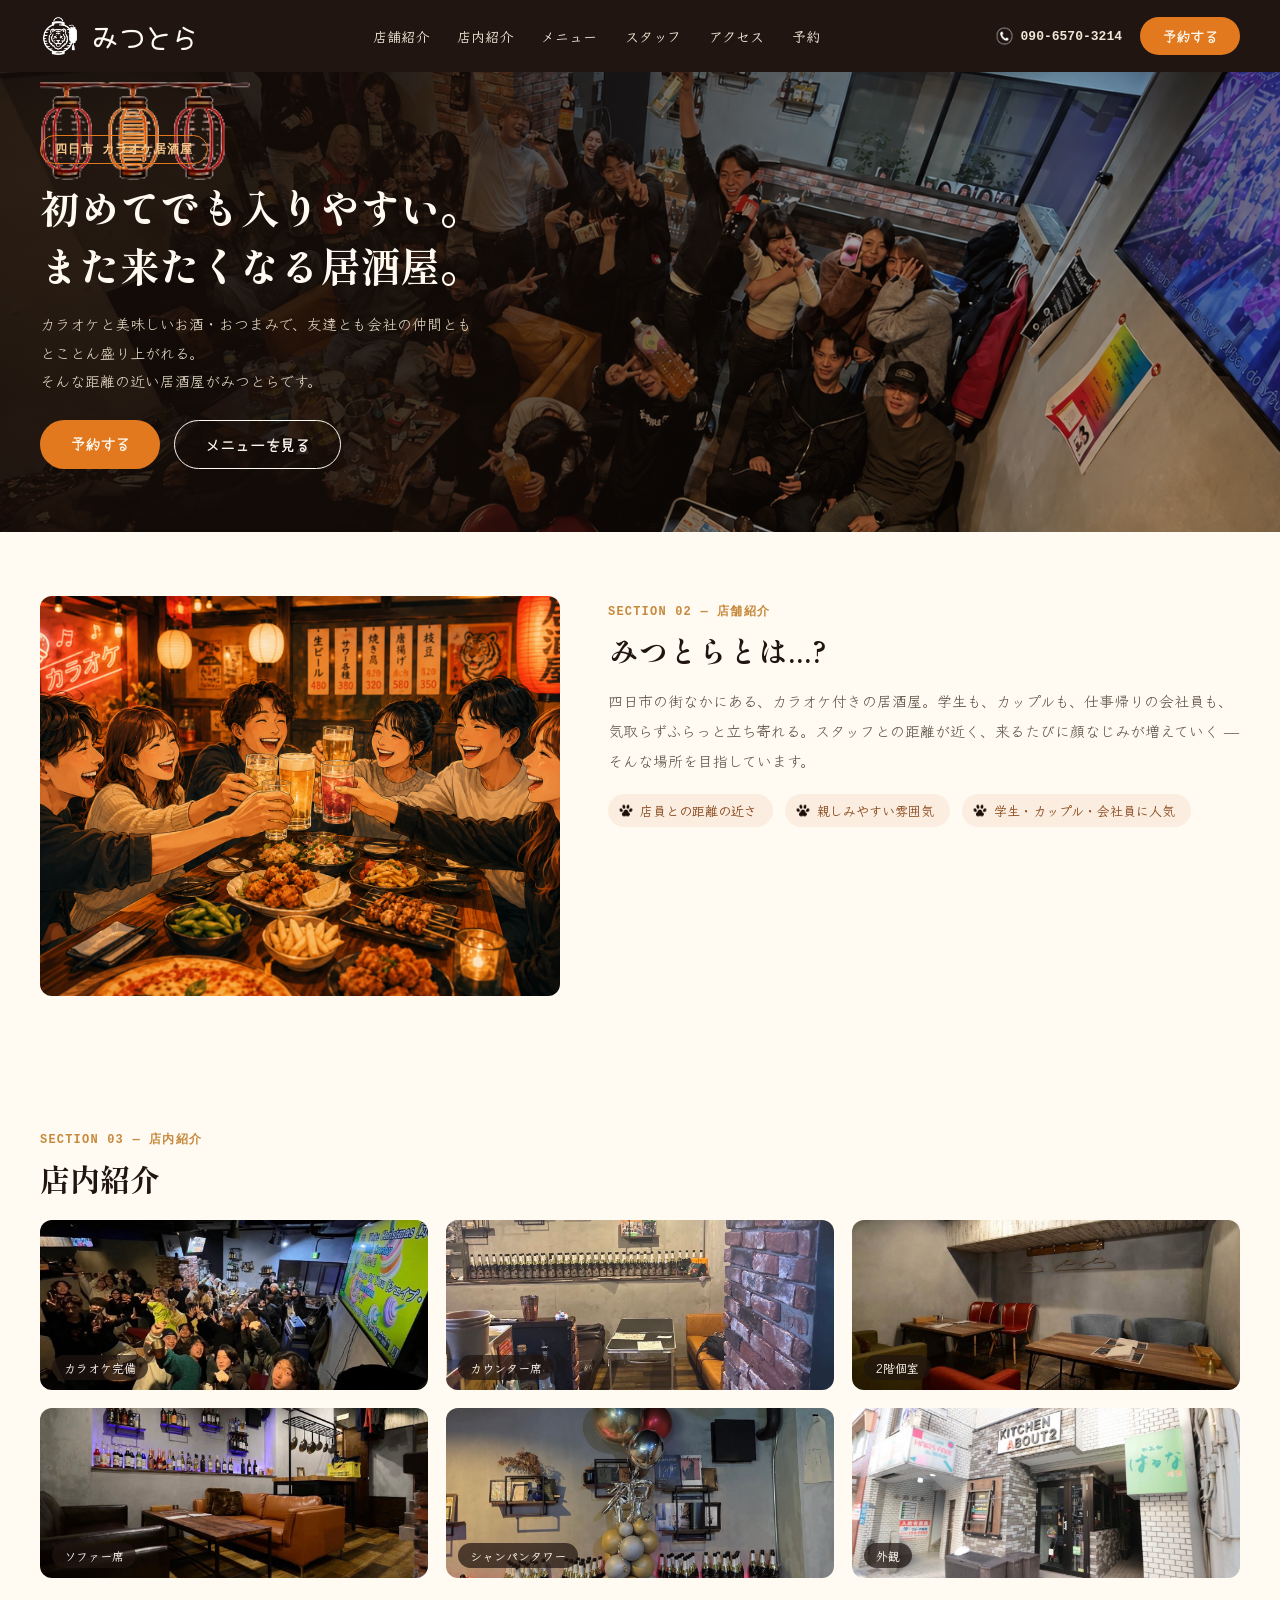
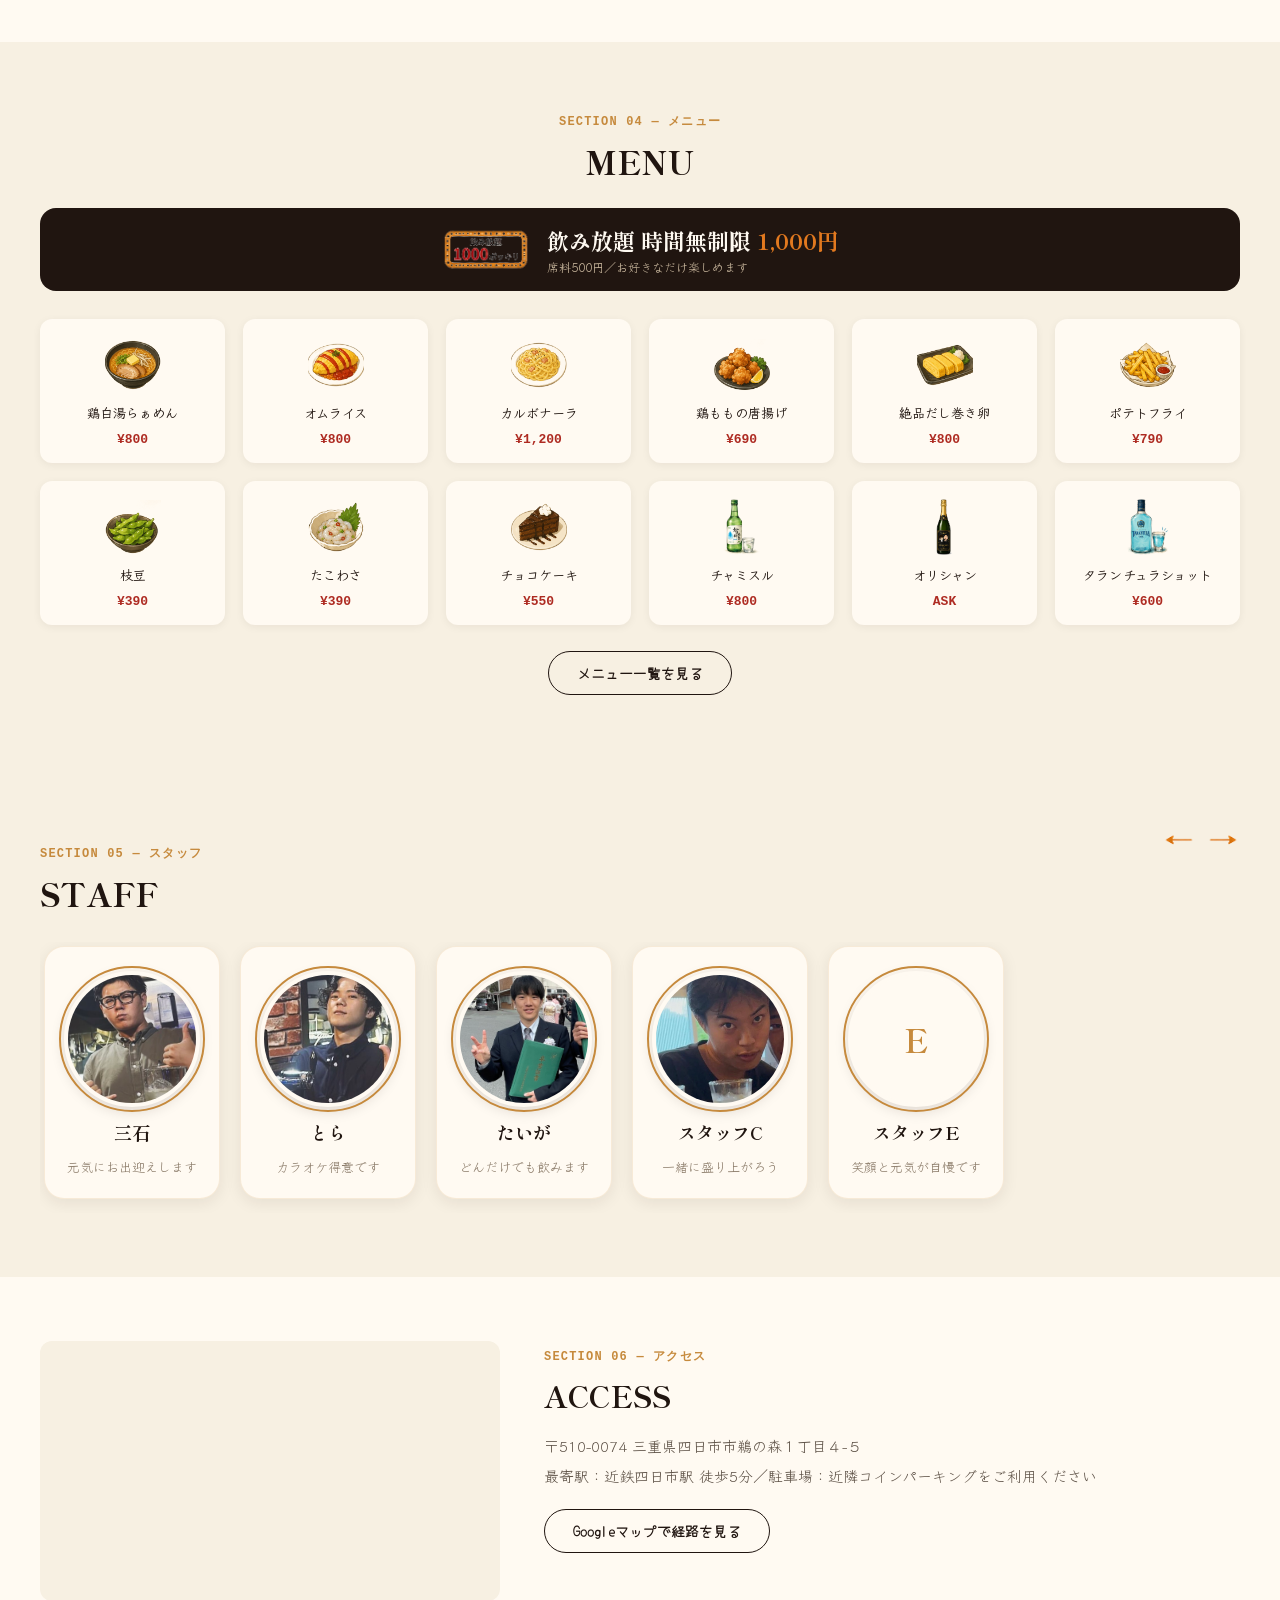
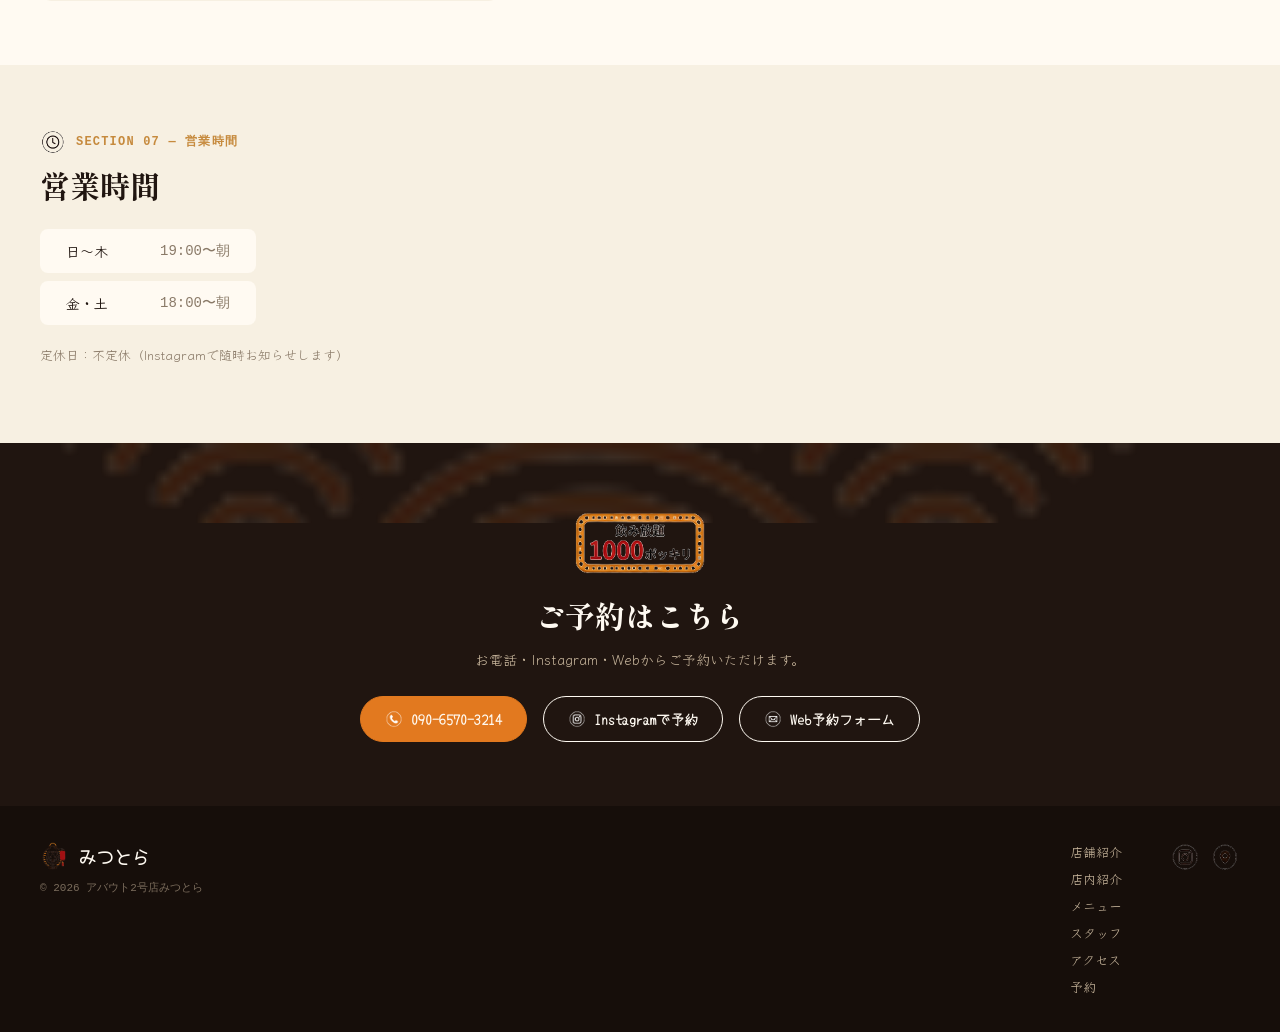
<file: index.html>
<!DOCTYPE html>
<html lang="ja">
<head>
<meta charset="utf-8">
<meta name="viewport" content="width=device-width, initial-scale=1">
<title>みつとら｜四日市のカラオケ居酒屋</title>
<meta name="description" content="四日市 鵜の森のカラオケ付き居酒屋「みつとら」。飲み放題1,000円、初めてでも入りやすい距離の近いお店です。">
<link rel="stylesheet" href="styles.css">
</head>
<body>

<!-- HEADER -->
<header class="site-header">
  <a href="index.html" class="brand">
    <img src="assets/logo-tiger-lantern.png" alt="みつとら ロゴ">
    <span>みつとら</span>
  </a>
  <nav class="main-nav">
    <a href="#about">店舗紹介</a>
    <a href="#gallery">店内紹介</a>
    <a href="menu.html">メニュー</a>
    <a href="#staff">スタッフ</a>
    <a href="#access">アクセス</a>
    <a href="#reserve">予約</a>
  </nav>
  <div class="header-right">
    <div class="header-phone">
      <img src="assets/icon-phone.png" alt="">
      <a href="tel:09065703214">090-6570-3214</a>
    </div>
    <a href="tel:09065703214" class="header-phone-mobile" aria-label="電話をかける">
      <img src="assets/icon-phone.png" alt="">
    </a>
    <a href="#reserve" class="btn-reserve-header">予約する</a>
    <button class="hamburger" id="hamburgerBtn" aria-label="メニューを開く" aria-expanded="false">☰</button>
  </div>
</header>
<nav class="mobile-nav" id="mobileNav">
  <a href="#about">店舗紹介</a>
  <a href="#gallery">店内紹介</a>
  <a href="menu.html">メニュー</a>
  <a href="#staff">スタッフ</a>
  <a href="#access">アクセス</a>
  <a href="#reserve">予約</a>
</nav>

<!-- HERO -->
<section class="hero">
  <img class="hero-photo" src="assets/photo-hero-party.png" alt="みつとらの店内で盛り上がるお客様">
  <div class="hero-overlay"></div>
  <img class="lantern" src="assets/deco-lantern-string.png" alt="">
  <div class="hero-content">
    <span class="hero-tag fade-up">四日市 カラオケ居酒屋</span>
    <h1 class="fade-up">初めてでも入りやすい。<br>また来たくなる居酒屋。</h1>
    <p class="fade-up">カラオケと美味しいお酒・おつまみで、友達とも会社の仲間とも<br>とことん盛り上がれる。<br>そんな距離の近い居酒屋がみつとらです。</p>
    <div class="hero-ctas fade-up">
      <a href="#reserve" class="btn-primary">予約する</a>
      <a href="#menu" class="btn-outline">メニューを見る</a>
    </div>
  </div>
</section>

<!-- SECTION 02 店舗紹介 -->
<section id="about" class="about">
  <div class="about-heading">
    <span class="eyebrow">SECTION 02 — 店舗紹介</span>
    <div class="section-title">みつとらとは...?</div>
  </div>
  <div class="about-media">
    <img src="assets/illust-cheers.png" alt="乾杯するイラスト">
  </div>
  <div class="about-text">
    <p>四日市の街なかにある、カラオケ付きの居酒屋。学生も、カップルも、仕事帰りの会社員も、気取らずふらっと立ち寄れる。スタッフとの距離が近く、来るたびに顔なじみが増えていく — そんな場所を目指しています。</p>
    <div class="tag-chips">
      <span class="tag-chip"><img src="assets/deco-paw.png" alt="">店員との距離の近さ</span>
      <span class="tag-chip"><img src="assets/deco-paw.png" alt="">親しみやすい雰囲気</span>
      <span class="tag-chip"><img src="assets/deco-paw.png" alt="">学生・カップル・会社員に人気</span>
    </div>
  </div>
</section>

<!-- SECTION 03 店内紹介 -->
<section id="gallery" class="gallery">
  <span class="eyebrow">SECTION 03 — 店内紹介</span>
  <div class="section-title">店内紹介</div>
  <div class="gallery-grid">
    <div class="gallery-item"><img src="assets/photo-karaoke.jpg" alt="カラオケ完備"><span class="gallery-caption">カラオケ完備</span></div>
    <div class="gallery-item"><img src="assets/photo-counter.jpg" alt="カウンター席"><span class="gallery-caption">カウンター席</span></div>
    <div class="gallery-item"><img src="assets/photo-seating.jpg" alt="2階個室"><span class="gallery-caption">2階個室</span></div>
    <div class="gallery-item"><img src="assets/photo-lounge.jpg" alt="ソファー席"><span class="gallery-caption">ソファー席</span></div>
    <div class="gallery-item"><img src="assets/photo-champagne-tower.jpg" alt="シャンパンタワー"><span class="gallery-caption">シャンパンタワー</span></div>
    <div class="gallery-item"><img src="assets/photo-exterior.jpg" alt="外観"><span class="gallery-caption">外観</span></div>
  </div>
</section>

<!-- SECTION 04 メニュー -->
<section id="menu" class="menu-preview">
  <div class="section-head">
    <span class="eyebrow">SECTION 04 — メニュー</span>
    <div class="section-title-lg">MENU</div>
  </div>
  <div class="nomihodai-banner">
    <img src="assets/badge-nomihodai.png" alt="">
    <div>
      <div class="nb-title">飲み放題 時間無制限 <span>1,000円</span></div>
      <div class="nb-sub">席料500円／お好きなだけ楽しめます</div>
    </div>
  </div>
  <div class="menu-grid">
    <div class="menu-card"><img src="assets/menu-ramen.png" alt=""><div class="m-name">鶏白湯らぁめん</div><div class="m-price">¥800</div></div>
    <div class="menu-card"><img src="assets/menu-omurice.png" alt=""><div class="m-name">オムライス</div><div class="m-price">¥800</div></div>
    <div class="menu-card"><img src="assets/menu-carbonara-pasta.png" alt=""><div class="m-name">カルボナーラ</div><div class="m-price">¥1,200</div></div>
    <div class="menu-card"><img src="assets/menu-karaage.png" alt=""><div class="m-name">鶏ももの唐揚げ</div><div class="m-price">¥690</div></div>
    <div class="menu-card"><img src="assets/menu-tamagoyaki.png" alt=""><div class="m-name">絶品だし巻き卵</div><div class="m-price">¥800</div></div>
    <div class="menu-card"><img src="assets/menu-french-fries.png" alt=""><div class="m-name">ポテトフライ</div><div class="m-price">¥790</div></div>
    <div class="menu-card"><img src="assets/menu-edamame.png" alt=""><div class="m-name">枝豆</div><div class="m-price">¥390</div></div>
    <div class="menu-card"><img src="assets/menu-shrimp-appetizer.png" alt=""><div class="m-name">たこわさ</div><div class="m-price">¥390</div></div>
    <div class="menu-card"><img src="assets/menu-chocolate-cake.png" alt=""><div class="m-name">チョコケーキ</div><div class="m-price">¥550</div></div>
    <div class="menu-card"><img src="assets/drink-chamisul.png" alt=""><div class="m-name">チャミスル</div><div class="m-price">¥800</div></div>
    <div class="menu-card"><img src="assets/drink-orishan.png" alt=""><div class="m-name">オリシャン</div><div class="m-price">ASK</div></div>
    <div class="menu-card"><img src="assets/drink-tarantula.png" alt=""><div class="m-name">タランチュラショット</div><div class="m-price">¥600</div></div>
  </div>
  <div class="menu-cta">
    <a href="menu.html" class="btn-outline-dark">メニュー一覧を見る</a>
  </div>
</section>

<!-- SECTION 05 スタッフ -->
<section id="staff" class="staff">
  <div class="staff-head">
    <div>
      <span class="eyebrow">SECTION 05 — スタッフ</span>
      <div class="section-title-lg">STAFF</div>
    </div>
    <div class="staff-arrows">
      <img class="left" id="staffLeft" src="assets/icon-arrow.png" alt="前へ">
      <img class="right" id="staffRight" src="assets/icon-arrow.png" alt="次へ">
    </div>
  </div>
  <div class="staff-track" id="staffTrack">
    <div class="staff-card">
      <div class="staff-avatar"><img src="assets/staff-mitsuishi.jpg" alt="三石"></div>
      <div class="s-name">三石</div>
      <p>元気にお出迎えします</p>
    </div>
    <div class="staff-card">
      <div class="staff-avatar"><img src="assets/staff-tora.jpg" alt="とら"></div>
      <div class="s-name">とら</div>
      <p>カラオケ得意です</p>
    </div>
    <div class="staff-card">
      <div class="staff-avatar"><img src="assets/staff-taiga.jpg" alt="たいが"></div>
      <div class="s-name">たいが</div>
      <p>どんだけでも飲みます</p>
    </div>
    <div class="staff-card">
      <div class="staff-avatar"><img src="assets/staff-c.jpg" alt="スタッフC"></div>
      <div class="s-name">スタッフC</div>
      <p>一緒に盛り上がろう</p>
    </div>
    <div class="staff-card">
      <div class="staff-avatar"><span>E</span></div>
      <div class="s-name">スタッフE</div>
      <p>笑顔と元気が自慢です</p>
    </div>
  </div>
</section>

<!-- SECTION 06 アクセス -->
<section id="access" class="access">
  <div class="access-map">
    <iframe
      src="https://maps.google.com/maps?q=%E4%B8%89%E9%87%8D%E7%9C%8C%E5%9B%9B%E6%97%A5%E5%B8%82%E5%B8%82%E9%B5%9C%E3%81%AE%E6%A3%AE1%E4%B8%81%E7%9B%AE4-5%20%E3%82%A2%E3%83%90%E3%82%A6%E3%83%882%E5%8F%B7%E5%BA%97%E3%81%BF%E3%81%A4%E3%81%A8%E3%82%89&z=16&output=embed"
      title="みつとら 地図"
      loading="lazy"
      referrerpolicy="no-referrer-when-downgrade"
      allowfullscreen>
    </iframe>
  </div>
  <div class="access-body">
    <span class="eyebrow">SECTION 06 — アクセス</span>
    <div class="section-title">ACCESS</div>
    <p>〒510-0074 三重県四日市市鵜の森１丁目４−５<br>最寄駅：近鉄四日市駅 徒歩5分／駐車場：近隣コインパーキングをご利用ください</p>
    <a class="btn-outline-dark" href="https://www.google.com/maps/search/?api=1&query=%E4%B8%89%E9%87%8D%E7%9C%8C%E5%9B%9B%E6%97%A5%E5%B8%82%E5%B8%82%E9%B5%9C%E3%81%AE%E6%A3%AE1%E4%B8%81%E7%9B%AE4-5%20%E3%82%A2%E3%83%90%E3%82%A6%E3%83%882%E5%8F%B7%E5%BA%97%E3%81%BF%E3%81%A4%E3%81%A8%E3%82%89" target="_blank" rel="noopener">Googleマップで経路を見る</a>
  </div>
</section>

<!-- SECTION 07 営業時間 -->
<section class="hours">
  <div class="hours-head">
    <img src="assets/icon-clock.png" alt="">
    <span class="eyebrow">SECTION 07 — 営業時間</span>
  </div>
  <div class="section-title">営業時間</div>
  <table class="hours-table">
    <tbody>
      <tr><td>日〜木</td><td>19:00〜朝</td></tr>
      <tr><td>金・土</td><td>18:00〜朝</td></tr>
    </tbody>
  </table>
  <p class="hours-note">定休日：不定休（Instagramで随時お知らせします）</p>
</section>

<!-- SECTION 08 予約 -->
<section id="reserve" class="reserve">
  <img class="waves" src="assets/pattern-waves.png" alt="">
  <img class="badge" src="assets/badge-nomihodai.png" alt="">
  <h2>ご予約はこちら</h2>
  <p>お電話・Instagram・Webからご予約いただけます。</p>
  <div class="reserve-actions">
    <a href="tel:09065703214"><img src="assets/icon-phone.png" alt="">090-6570-3214</a>
    <a href="https://www.instagram.com/mitsu.tola0203?igsh=NjdhZmRndXIyeDJj" target="_blank" rel="noopener noreferrer"><img src="assets/icon-instagram.png" alt="">Instagramで予約</a>
    <span><img src="assets/icon-mail.png" alt="">Web予約フォーム</span>
  </div>
</section>

<!-- FOOTER -->
<footer class="site-footer">
  <div>
    <div class="footer-brand">
      <img src="assets/logo-tiger-lantern.png" alt="">
      <span>みつとら</span>
    </div>
    <div class="footer-copy">© 2026 アバウト2号店みつとら</div>
  </div>
  <div class="footer-right">
    <div class="footer-links">
      <a href="#about">店舗紹介</a>
      <a href="#gallery">店内紹介</a>
      <a href="menu.html">メニュー</a>
      <a href="#staff">スタッフ</a>
      <a href="#access">アクセス</a>
      <a href="#reserve">予約</a>
    </div>
    <div class="footer-social">
      <a href="https://www.instagram.com/mitsu.tola0203?igsh=NjdhZmRndXIyeDJj" target="_blank" rel="noopener noreferrer" aria-label="Instagram">
        <img src="assets/icon-instagram.png" alt="Instagram">
      </a>
      <a href="https://www.google.com/maps/search/?api=1&query=%E4%B8%89%E9%87%8D%E7%9C%8C%E5%9B%9B%E6%97%A5%E5%B8%82%E5%B8%82%E9%B5%9C%E3%81%AE%E6%A3%AE1%E4%B8%81%E7%9B%AE4-5%20%E3%82%A2%E3%83%90%E3%82%A6%E3%83%882%E5%8F%B7%E5%BA%97%E3%81%BF%E3%81%A4%E3%81%A8%E3%82%89" target="_blank" rel="noopener noreferrer" aria-label="Googleマップ">
        <img src="assets/icon-map-pin.png" alt="地図">
      </a>
    </div>
  </div>
</footer>

<script src="script.js"></script>
</body>
</html>
</file>
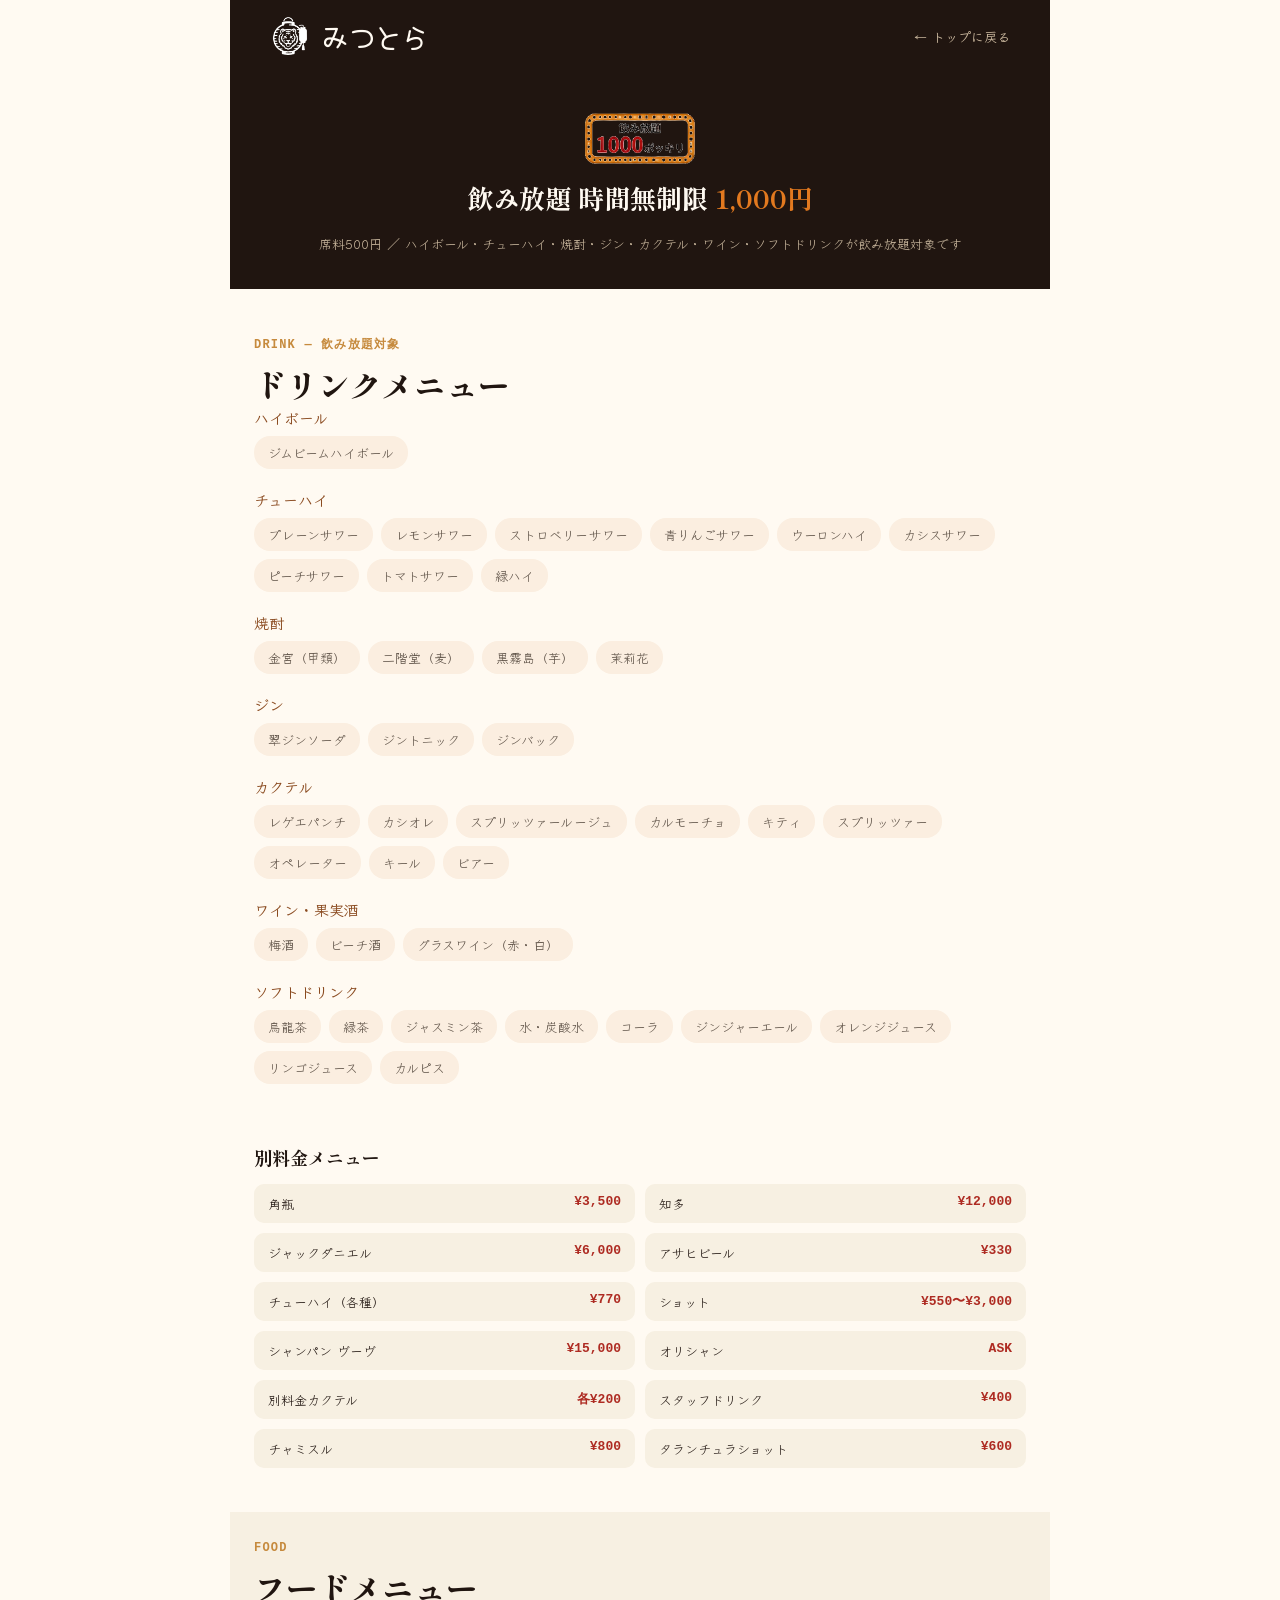
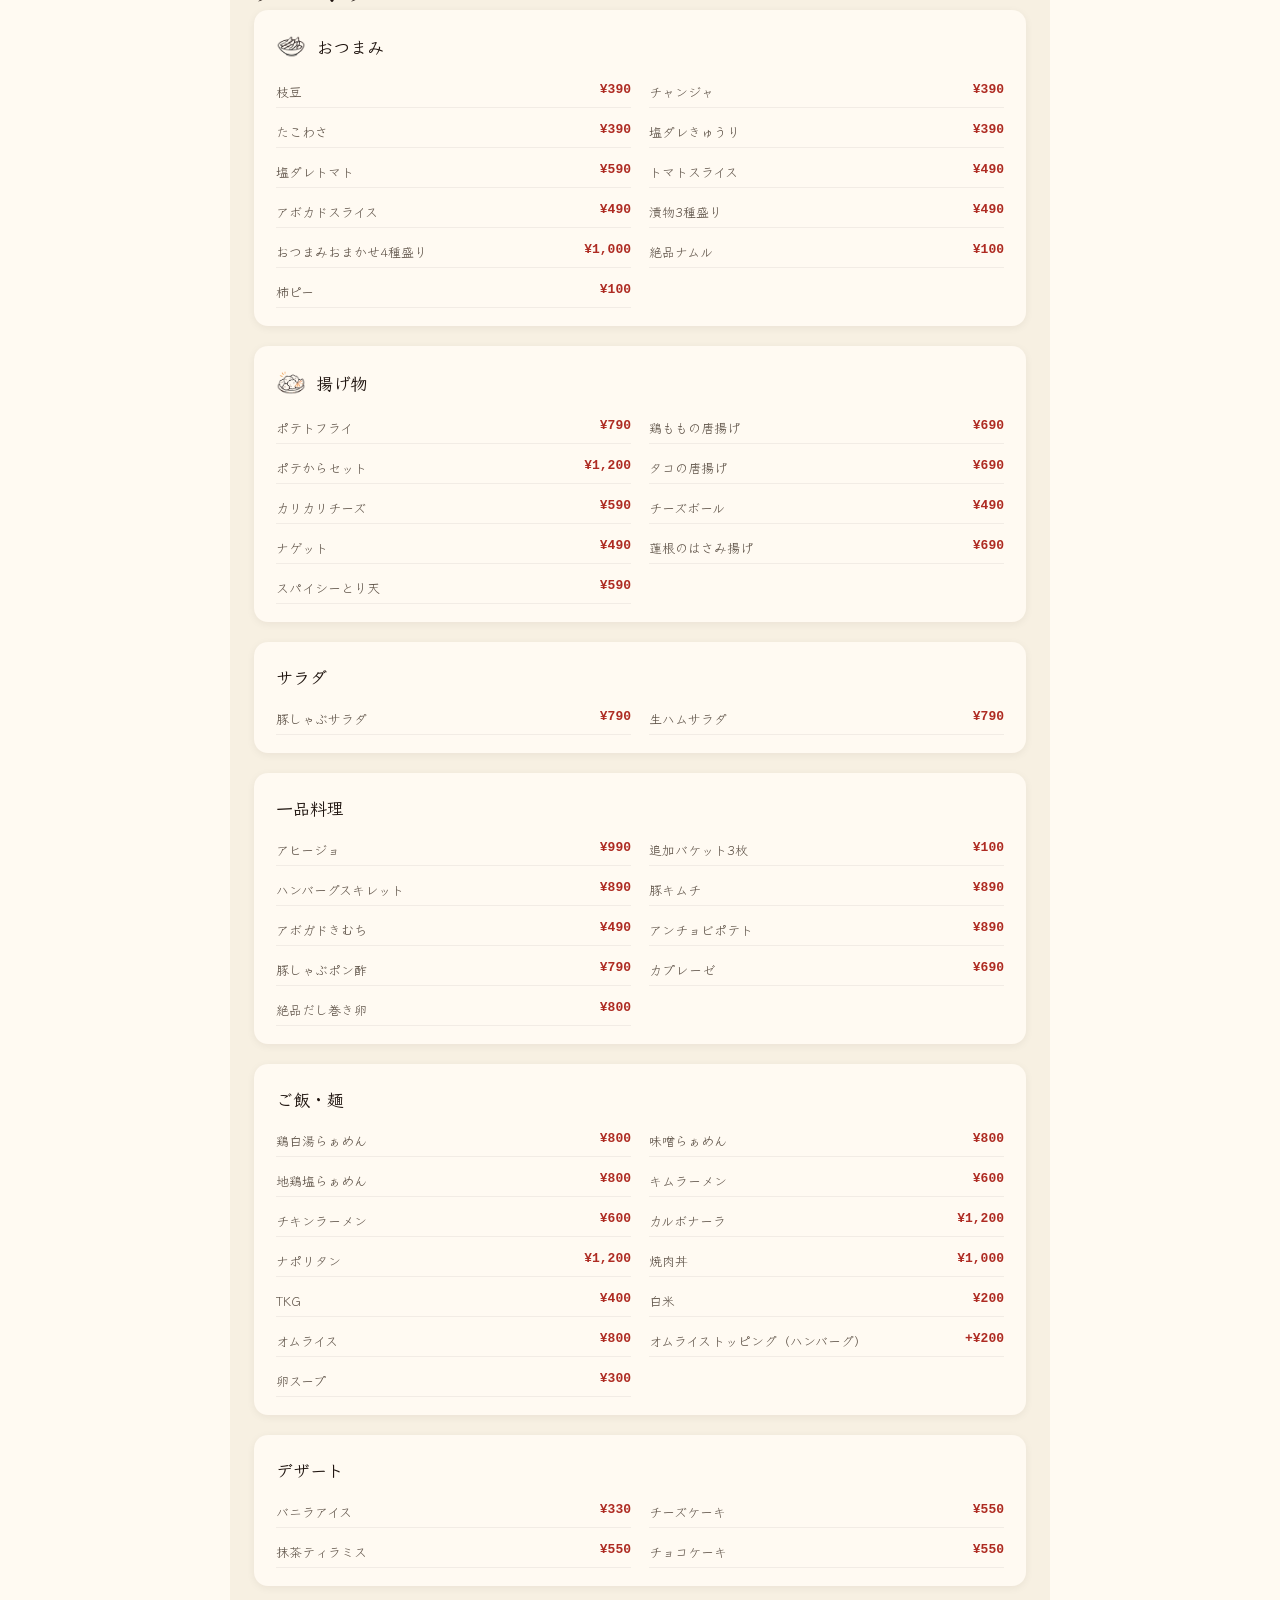
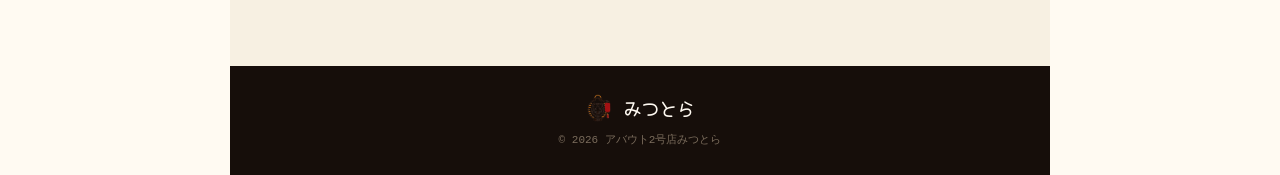
<file: menu.html>
<!DOCTYPE html>
<html lang="ja">
<head>
<meta charset="utf-8">
<meta name="viewport" content="width=device-width, initial-scale=1">
<title>メニュー｜みつとら</title>
<meta name="description" content="みつとらのドリンク・フードメニュー。飲み放題時間無制限1,000円。">
<link rel="stylesheet" href="styles.css">
</head>
<body>

<div class="menu-page-wrap">

  <!-- HEADER -->
  <div class="site-header" style="position:sticky;">
    <a href="index.html" class="brand">
      <img src="assets/logo-tiger-lantern.png" alt="みつとら ロゴ">
      <span>みつとら</span>
    </a>
    <a href="index.html" style="font:600 13px 'Klee One',sans-serif;color:#cbb99f">← トップに戻る</a>
  </div>

  <!-- HERO BANNER -->
  <div class="menu-hero">
    <img src="assets/badge-nomihodai.png" alt="">
    <h1>飲み放題 時間無制限 <span>1,000円</span></h1>
    <p>席料500円 ／ ハイボール・チューハイ・焼酎・ジン・カクテル・ワイン・ソフトドリンクが飲み放題対象です</p>
  </div>

  <!-- DRINK MENU -->
  <div class="drink-section">
    <span class="eyebrow">DRINK — 飲み放題対象</span>
    <div class="section-title-lg">ドリンクメニュー</div>

    <div class="drink-cat">
      <div class="drink-cat-label">ハイボール</div>
      <div class="drink-items">
        <span class="drink-chip">ジムビームハイボール</span>
      </div>
    </div>

    <div class="drink-cat">
      <div class="drink-cat-label">チューハイ</div>
      <div class="drink-items">
        <span class="drink-chip">プレーンサワー</span>
        <span class="drink-chip">レモンサワー</span>
        <span class="drink-chip">ストロベリーサワー</span>
        <span class="drink-chip">青りんごサワー</span>
        <span class="drink-chip">ウーロンハイ</span>
        <span class="drink-chip">カシスサワー</span>
        <span class="drink-chip">ピーチサワー</span>
        <span class="drink-chip">トマトサワー</span>
        <span class="drink-chip">緑ハイ</span>
      </div>
    </div>

    <div class="drink-cat">
      <div class="drink-cat-label">焼酎</div>
      <div class="drink-items">
        <span class="drink-chip">金宮（甲類）</span>
        <span class="drink-chip">二階堂（麦）</span>
        <span class="drink-chip">黒霧島（芋）</span>
        <span class="drink-chip">茉莉花</span>
      </div>
    </div>

    <div class="drink-cat">
      <div class="drink-cat-label">ジン</div>
      <div class="drink-items">
        <span class="drink-chip">翠ジンソーダ</span>
        <span class="drink-chip">ジントニック</span>
        <span class="drink-chip">ジンバック</span>
      </div>
    </div>

    <div class="drink-cat">
      <div class="drink-cat-label">カクテル</div>
      <div class="drink-items">
        <span class="drink-chip">レゲエパンチ</span>
        <span class="drink-chip">カシオレ</span>
        <span class="drink-chip">スプリッツァールージュ</span>
        <span class="drink-chip">カルモーチョ</span>
        <span class="drink-chip">キティ</span>
        <span class="drink-chip">スプリッツァー</span>
        <span class="drink-chip">オペレーター</span>
        <span class="drink-chip">キール</span>
        <span class="drink-chip">ビアー</span>
      </div>
    </div>

    <div class="drink-cat">
      <div class="drink-cat-label">ワイン・果実酒</div>
      <div class="drink-items">
        <span class="drink-chip">梅酒</span>
        <span class="drink-chip">ビーチ酒</span>
        <span class="drink-chip">グラスワイン（赤・白）</span>
      </div>
    </div>

    <div class="drink-cat">
      <div class="drink-cat-label">ソフトドリンク</div>
      <div class="drink-items">
        <span class="drink-chip">烏龍茶</span>
        <span class="drink-chip">緑茶</span>
        <span class="drink-chip">ジャスミン茶</span>
        <span class="drink-chip">水・炭酸水</span>
        <span class="drink-chip">コーラ</span>
        <span class="drink-chip">ジンジャーエール</span>
        <span class="drink-chip">オレンジジュース</span>
        <span class="drink-chip">リンゴジュース</span>
        <span class="drink-chip">カルピス</span>
      </div>
    </div>
  </div>

  <!-- EXTRA CHARGE -->
  <div class="extra-section">
    <div class="extra-title">別料金メニュー</div>
    <div class="extra-grid">
      <div class="extra-item"><span class="e-name">角瓶</span><span class="e-price">¥3,500</span></div>
      <div class="extra-item"><span class="e-name">知多</span><span class="e-price">¥12,000</span></div>
      <div class="extra-item"><span class="e-name">ジャックダニエル</span><span class="e-price">¥6,000</span></div>
      <div class="extra-item"><span class="e-name">アサヒビール</span><span class="e-price">¥330</span></div>
      <div class="extra-item"><span class="e-name">チューハイ（各種）</span><span class="e-price">¥770</span></div>
      <div class="extra-item"><span class="e-name">ショット</span><span class="e-price">¥550〜¥3,000</span></div>
      <div class="extra-item"><span class="e-name">シャンパン ヴーヴ</span><span class="e-price">¥15,000</span></div>
      <div class="extra-item"><span class="e-name">オリシャン</span><span class="e-price">ASK</span></div>
      <div class="extra-item"><span class="e-name">別料金カクテル</span><span class="e-price">各¥200</span></div>
      <div class="extra-item"><span class="e-name">スタッフドリンク</span><span class="e-price">¥400</span></div>
      <div class="extra-item"><span class="e-name">チャミスル</span><span class="e-price">¥800</span></div>
      <div class="extra-item"><span class="e-name">タランチュラショット</span><span class="e-price">¥600</span></div>
    </div>
  </div>

  <!-- FOOD MENU -->
  <div class="food-section">
    <span class="eyebrow">FOOD</span>
    <div class="section-title-lg">フードメニュー</div>

    <div class="food-cat-card">
      <div class="food-cat-head"><img src="assets/icon-edamame.png" alt=""><span>おつまみ</span></div>
      <div class="food-items">
        <div class="food-item"><span class="f-name">枝豆</span><span class="f-price">¥390</span></div>
        <div class="food-item"><span class="f-name">チャンジャ</span><span class="f-price">¥390</span></div>
        <div class="food-item"><span class="f-name">たこわさ</span><span class="f-price">¥390</span></div>
        <div class="food-item"><span class="f-name">塩ダレきゅうり</span><span class="f-price">¥390</span></div>
        <div class="food-item"><span class="f-name">塩ダレトマト</span><span class="f-price">¥590</span></div>
        <div class="food-item"><span class="f-name">トマトスライス</span><span class="f-price">¥490</span></div>
        <div class="food-item"><span class="f-name">アボカドスライス</span><span class="f-price">¥490</span></div>
        <div class="food-item"><span class="f-name">漬物3種盛り</span><span class="f-price">¥490</span></div>
        <div class="food-item"><span class="f-name">おつまみおまかせ4種盛り</span><span class="f-price">¥1,000</span></div>
        <div class="food-item"><span class="f-name">絶品ナムル</span><span class="f-price">¥100</span></div>
        <div class="food-item"><span class="f-name">柿ピー</span><span class="f-price">¥100</span></div>
      </div>
    </div>

    <div class="food-cat-card">
      <div class="food-cat-head"><img src="assets/icon-karaage.png" alt=""><span>揚げ物</span></div>
      <div class="food-items">
        <div class="food-item"><span class="f-name">ポテトフライ</span><span class="f-price">¥790</span></div>
        <div class="food-item"><span class="f-name">鶏ももの唐揚げ</span><span class="f-price">¥690</span></div>
        <div class="food-item"><span class="f-name">ポテからセット</span><span class="f-price">¥1,200</span></div>
        <div class="food-item"><span class="f-name">タコの唐揚げ</span><span class="f-price">¥690</span></div>
        <div class="food-item"><span class="f-name">カリカリチーズ</span><span class="f-price">¥590</span></div>
        <div class="food-item"><span class="f-name">チーズボール</span><span class="f-price">¥490</span></div>
        <div class="food-item"><span class="f-name">ナゲット</span><span class="f-price">¥490</span></div>
        <div class="food-item"><span class="f-name">蓮根のはさみ揚げ</span><span class="f-price">¥690</span></div>
        <div class="food-item"><span class="f-name">スパイシーとり天</span><span class="f-price">¥590</span></div>
      </div>
    </div>

    <div class="food-cat-card">
      <div class="food-cat-head"><span>サラダ</span></div>
      <div class="food-items">
        <div class="food-item"><span class="f-name">豚しゃぶサラダ</span><span class="f-price">¥790</span></div>
        <div class="food-item"><span class="f-name">生ハムサラダ</span><span class="f-price">¥790</span></div>
      </div>
    </div>

    <div class="food-cat-card">
      <div class="food-cat-head"><span>一品料理</span></div>
      <div class="food-items">
        <div class="food-item"><span class="f-name">アヒージョ</span><span class="f-price">¥990</span></div>
        <div class="food-item"><span class="f-name">追加バケット3枚</span><span class="f-price">¥100</span></div>
        <div class="food-item"><span class="f-name">ハンバーグスキレット</span><span class="f-price">¥890</span></div>
        <div class="food-item"><span class="f-name">豚キムチ</span><span class="f-price">¥890</span></div>
        <div class="food-item"><span class="f-name">アボガドきむち</span><span class="f-price">¥490</span></div>
        <div class="food-item"><span class="f-name">アンチョビポテト</span><span class="f-price">¥890</span></div>
        <div class="food-item"><span class="f-name">豚しゃぶポン酢</span><span class="f-price">¥790</span></div>
        <div class="food-item"><span class="f-name">カプレーゼ</span><span class="f-price">¥690</span></div>
        <div class="food-item"><span class="f-name">絶品だし巻き卵</span><span class="f-price">¥800</span></div>
      </div>
    </div>

    <div class="food-cat-card">
      <div class="food-cat-head"><span>ご飯・麺</span></div>
      <div class="food-items">
        <div class="food-item"><span class="f-name">鶏白湯らぁめん</span><span class="f-price">¥800</span></div>
        <div class="food-item"><span class="f-name">味噌らぁめん</span><span class="f-price">¥800</span></div>
        <div class="food-item"><span class="f-name">地鶏塩らぁめん</span><span class="f-price">¥800</span></div>
        <div class="food-item"><span class="f-name">キムラーメン</span><span class="f-price">¥600</span></div>
        <div class="food-item"><span class="f-name">チキンラーメン</span><span class="f-price">¥600</span></div>
        <div class="food-item"><span class="f-name">カルボナーラ</span><span class="f-price">¥1,200</span></div>
        <div class="food-item"><span class="f-name">ナポリタン</span><span class="f-price">¥1,200</span></div>
        <div class="food-item"><span class="f-name">焼肉丼</span><span class="f-price">¥1,000</span></div>
        <div class="food-item"><span class="f-name">TKG</span><span class="f-price">¥400</span></div>
        <div class="food-item"><span class="f-name">白米</span><span class="f-price">¥200</span></div>
        <div class="food-item"><span class="f-name">オムライス</span><span class="f-price">¥800</span></div>
        <div class="food-item"><span class="f-name">オムライストッピング（ハンバーグ）</span><span class="f-price">+¥200</span></div>
        <div class="food-item"><span class="f-name">卵スープ</span><span class="f-price">¥300</span></div>
      </div>
    </div>

    <div class="food-cat-card">
      <div class="food-cat-head"><span>デザート</span></div>
      <div class="food-items">
        <div class="food-item"><span class="f-name">バニラアイス</span><span class="f-price">¥330</span></div>
        <div class="food-item"><span class="f-name">チーズケーキ</span><span class="f-price">¥550</span></div>
        <div class="food-item"><span class="f-name">抹茶ティラミス</span><span class="f-price">¥550</span></div>
        <div class="food-item"><span class="f-name">チョコケーキ</span><span class="f-price">¥550</span></div>
      </div>
    </div>
  </div>

  <!-- FOOTER -->
  <div class="menu-footer">
    <div class="footer-brand" style="justify-content:center">
      <img src="assets/logo-tiger-lantern.png" alt="">
      <span>みつとら</span>
    </div>
    <div class="footer-copy">© 2026 アバウト2号店みつとら</div>
  </div>

</div>

</body>
</html>
</file>
<file: styles.css>
/* ================= みつとら ホームページ =================
   共通スタイル（トップページ / メニューページ）
   ============================================================ */

@import url('https://fonts.googleapis.com/css2?family=Yomogi&family=Klee+One:wght@400;600&family=Shippori+Mincho:wght@500;700;800&display=swap');

:root{
  --brown-900:#201510;
  --brown-950:#160e0a;
  --cream:#fffaf2;
  --cream-2:#f7f0e2;
  --tan-chip:#fbeee0;
  --orange:#e2791f;
  --orange-hover:#f08c34;
  --gold:#c68a3d;
  --red:#ae2b22;
  --text-body:#5c5045;
  --text-muted:#8a7a68;
  --text-on-dark:#cbb99f;
  --text-copyright:#7a6c5c;
}

*{box-sizing:border-box}
html{scroll-behavior:smooth}
body{
  margin:0;
  background:var(--cream);
  font-family:'Klee One',sans-serif;
  color:var(--text-body);
}
img{max-width:100%;display:block}
a{text-decoration:none}

@keyframes fadeInUp{from{opacity:0;transform:translateY(18px)}to{opacity:1;transform:translateY(0)}}
@keyframes swing{0%,100%{transform:rotate(-2deg)}50%{transform:rotate(2deg)}}
@keyframes floatY{0%,100%{transform:translateY(0)}50%{transform:translateY(-8px)}}

.fade-up{animation:fadeInUp .9s ease both}

/* ---------- HEADER ---------- */
.site-header{
  display:flex;
  align-items:center;
  justify-content:space-between;
  padding:16px 40px;
  background:var(--brown-900);
  position:sticky;
  top:0;
  z-index:100;
}
.site-header .brand{display:flex;align-items:center;gap:12px;text-decoration:none}
.site-header .brand img{width:40px;height:40px;object-fit:contain;filter:brightness(0) invert(1)}
.site-header .brand span{font:700 26px 'Yomogi',sans-serif;color:var(--cream);letter-spacing:.02em}

.main-nav{display:flex;gap:28px}
.main-nav a{font:600 14px 'Klee One',sans-serif;color:#f0e6d6;transition:color .2s}
.main-nav a:hover{color:var(--orange)}

.header-right{display:flex;align-items:center;gap:18px}
.header-phone{display:flex;align-items:center;gap:6px}
.header-phone img{width:20px;height:20px;object-fit:contain;filter:brightness(0) invert(1)}
.header-phone a{font:600 13px ui-monospace,Menlo,monospace;color:#f0e6d6}
.header-phone a:hover{color:var(--orange)}

.header-phone-mobile{display:none;align-items:center;justify-content:center;padding:6px}
.header-phone-mobile img{width:20px;height:20px;object-fit:contain;filter:brightness(0) invert(1)}

.btn-reserve-header{
  display:inline-block;padding:9px 22px;border-radius:24px;background:var(--orange);
  color:var(--cream);font:700 14px 'Yomogi',sans-serif;transition:transform .2s,background .2s;
}
.btn-reserve-header:hover{background:var(--orange-hover);transform:scale(1.05)}

.hamburger{
  display:none;
  background:none;border:none;padding:6px;cursor:pointer;
  font:600 22px ui-monospace,Menlo,monospace;color:var(--cream);
  transition:color .2s;
}
.hamburger:hover{color:var(--orange)}

.mobile-nav{
  display:none;
  flex-direction:column;
  background:var(--brown-900);
  padding:0 20px;
  max-height:0;
  overflow:hidden;
  transition:max-height .3s ease, padding .3s ease;
}
.mobile-nav.open{padding:10px 20px 16px;max-height:400px}
.mobile-nav a{
  color:#f0e6d6;font:600 15px 'Klee One',sans-serif;
  padding:10px 0;border-bottom:1px solid rgba(255,255,255,.08);
}
.mobile-nav a:last-child{border-bottom:none}

/* ---------- HERO ---------- */
.hero{position:relative;height:460px;overflow:hidden}
.hero img.hero-photo{position:absolute;inset:0;width:100%;height:100%;object-fit:cover}
.hero .hero-overlay{
  position:absolute;inset:0;
  background:linear-gradient(100deg,rgba(20,12,8,.86) 30%,rgba(20,12,8,.35) 68%,rgba(20,12,8,.1) 100%);
}
.hero .lantern{
  position:absolute;top:0;left:40px;width:220px;object-fit:contain;opacity:.95;
  animation:swing 4s ease-in-out infinite;transform-origin:top center;
}
.hero-content{
  position:relative;height:100%;display:flex;flex-direction:column;justify-content:center;
  padding:0 40px;max-width:620px;
}
.hero-tag{
  display:inline-block;margin-bottom:14px;padding:5px 14px;border:1.5px solid var(--orange);
  border-radius:20px;font:600 12px ui-monospace,Menlo,monospace;color:#f6c98a;letter-spacing:.08em;
  white-space:nowrap;width:fit-content;
}
.hero-content h1{font:800 40px/1.45 'Shippori Mincho',serif;color:var(--cream);margin:0}
.hero-content p{font:400 15px/1.9 'Klee One',sans-serif;color:#e8dcc8;margin:16px 0 0}
.hero-ctas{display:flex;gap:14px;margin-top:24px}
.btn-primary{
  padding:13px 30px;border-radius:26px;background:var(--orange);color:var(--cream);
  font:700 15px 'Yomogi',sans-serif;transition:transform .2s;
}
.btn-primary:hover{transform:scale(1.06)}
.btn-outline{
  padding:13px 30px;border-radius:26px;border:1.5px solid var(--cream);color:var(--cream);
  font:700 15px 'Yomogi',sans-serif;transition:transform .2s,background .2s;
}
.btn-outline:hover{background:rgba(255,255,255,.15);transform:scale(1.06)}

/* ---------- SECTION SHARED ---------- */
.eyebrow{font:600 12px ui-monospace,Menlo,monospace;color:var(--gold);letter-spacing:.1em}
.section-title{font:700 30px 'Shippori Mincho',serif;color:var(--brown-900);margin:8px 0 14px}
.section-title-lg{font:800 32px 'Shippori Mincho',serif;color:var(--brown-900);margin-top:8px}

/* ---------- ABOUT ---------- */
.about{
  display:grid;
  grid-template-columns:520px 1fr;
  grid-template-rows:auto 1fr;
  grid-template-areas:"media heading" "media text";
  column-gap:48px;
  padding:64px 40px;
  background:var(--cream);
}
.about-heading{grid-area:heading;align-self:end}
.about-media{grid-area:media;align-self:center;border-radius:12px;overflow:hidden}
.about-media img{width:100%;height:400px;object-fit:cover;display:block}
.about-text{grid-area:text;align-self:start}
.about p{font:400 15px/2 'Klee One',sans-serif;margin:0}
.tag-chips{display:flex;gap:12px;margin-top:18px;flex-wrap:wrap}
.tag-chip{
  display:flex;align-items:center;gap:6px;padding:7px 16px 7px 10px;background:var(--tan-chip);
  border-radius:20px;font:600 13px 'Klee One',sans-serif;color:#8a4a1f;
}
.tag-chip img{width:16px;height:16px;object-fit:contain}

/* ---------- MENU PREVIEW ---------- */
.menu-preview{padding:64px 40px;background:var(--cream-2)}
.menu-preview .section-head{text-align:center;margin-bottom:24px}
.nomihodai-banner{
  display:flex;align-items:center;justify-content:center;gap:16px;background:var(--brown-900);
  border-radius:16px;padding:16px 28px;margin-bottom:28px;
}
.nomihodai-banner img{width:90px;object-fit:contain;animation:floatY 3s ease-in-out infinite}
.nomihodai-banner .nb-title{font:800 22px 'Shippori Mincho',serif;color:var(--cream)}
.nomihodai-banner .nb-title span{color:var(--orange)}
.nomihodai-banner .nb-sub{font:400 12px 'Klee One',sans-serif;color:var(--text-on-dark);margin-top:2px}

.menu-grid{display:grid;grid-template-columns:repeat(6,1fr);gap:18px}
.menu-card{
  background:var(--cream);border-radius:12px;padding:18px 10px 16px;display:flex;flex-direction:column;
  align-items:center;gap:10px;box-shadow:0 2px 8px rgba(32,21,16,.06);transition:transform .2s,box-shadow .2s;
}
.menu-card:hover{transform:translateY(-6px);box-shadow:0 8px 18px rgba(32,21,16,.14)}
.menu-card img{width:56px;height:56px;object-fit:contain}
.menu-card .m-name{font:700 13px 'Klee One',sans-serif;color:var(--brown-900);text-align:center}
.menu-card .m-price{font:600 13px ui-monospace,Menlo,monospace;color:var(--red)}

.menu-cta{text-align:center;margin-top:26px}
.btn-outline-dark{
  display:inline-block;padding:11px 28px;border-radius:24px;border:1.5px solid var(--brown-900);
  color:var(--brown-900);font:700 14px 'Yomogi',sans-serif;transition:transform .2s,background .2s;
}
.btn-outline-dark:hover{background:var(--brown-900);color:var(--cream);transform:scale(1.04)}

/* ---------- GALLERY ---------- */
.gallery{padding:64px 40px;background:var(--cream)}
.gallery-grid{display:grid;grid-template-columns:repeat(3,1fr);gap:18px;margin-top:20px}
.gallery-item{
  position:relative;height:170px;border-radius:12px;overflow:hidden;background:var(--cream-2);
  transition:transform .25s;
}
.gallery-item:hover{transform:scale(1.03)}
.gallery-item img{width:100%;height:100%;object-fit:cover}
.gallery-caption{
  position:absolute;left:12px;bottom:10px;padding:4px 12px;background:rgba(32,21,16,.7);
  border-radius:16px;font:600 12px 'Klee One',sans-serif;color:var(--cream);
}

/* ---------- STAFF ---------- */
.staff{padding:64px 40px;background:var(--cream-2)}
.staff-head{display:flex;align-items:baseline;justify-content:space-between}
.staff-arrows{display:flex;gap:10px}
.staff-arrows img{width:34px;height:34px;object-fit:contain;cursor:pointer;transition:transform .15s}
.staff-arrows img.left{transform:scaleX(-1)}
.staff-arrows img.left:hover{transform:scaleX(-1) scale(1.15)}
.staff-arrows img.right:hover{transform:scale(1.15)}
.staff-track{
  display:flex;gap:20px;margin-top:26px;overflow-x:auto;overflow-y:hidden;
  scroll-behavior:smooth;padding:4px 4px 14px;touch-action:pan-x;overscroll-behavior-y:contain;
}
.staff-card{
  display:flex;flex-direction:column;align-items:center;gap:12px;text-align:center;flex:none;width:176px;
  background:var(--cream);border-radius:20px;padding:24px 16px 20px;
  box-shadow:0 4px 16px rgba(32,21,16,.08);border:1px solid rgba(198,138,61,.15);
  opacity:0;transform:translateY(28px);transition:opacity .6s ease,transform .6s ease;
}
.staff-card.in-view{opacity:1;transform:translateY(0)}
.staff-card:nth-child(1){transition-delay:0s}
.staff-card:nth-child(2){transition-delay:.1s}
.staff-card:nth-child(3){transition-delay:.2s}
.staff-card:nth-child(4){transition-delay:.3s}
.staff-card:nth-child(5){transition-delay:.4s}
.staff-avatar{
  width:136px;height:136px;border-radius:50%;overflow:hidden;background:var(--cream);
  display:flex;align-items:center;justify-content:center;
  border:4px solid var(--cream);outline:2px solid var(--gold);outline-offset:3px;
  box-shadow:0 4px 14px rgba(32,21,16,.15);
}
.staff-avatar img{width:100%;height:100%;object-fit:cover}
.staff-avatar span{font:700 32px 'Shippori Mincho',serif;color:var(--gold)}
.staff-card .s-name{font:700 18px 'Shippori Mincho',serif;color:var(--brown-900)}
.staff-card p{font:400 13px/1.6 'Klee One',sans-serif;color:var(--text-muted);margin:0}

/* ---------- ACCESS ---------- */
.access{padding:64px 40px;display:flex;gap:44px;background:var(--cream)}
.access-map{width:460px;height:260px;flex:none;border-radius:12px;overflow:hidden;background:var(--cream-2)}
.access-map iframe{width:100%;height:100%;border:0;display:block}
.access-body{flex:1}
.access p{font:400 15px/2 'Klee One',sans-serif;margin:0}
.access-body .btn-outline-dark{margin-top:18px}

/* ---------- HOURS ---------- */
.hours{padding:64px 40px;background:var(--cream-2)}
.hours-head{display:flex;align-items:center;gap:10px}
.hours-head img{width:26px;height:26px;object-fit:contain}
.hours-table{border-collapse:separate;border-spacing:0 8px;font-family:'Klee One',sans-serif}
.hours-table td{padding:12px 26px;background:var(--cream)}
.hours-table td:first-child{border-radius:8px 0 0 8px;font:700 14px 'Klee One',sans-serif;color:var(--brown-900)}
.hours-table td:last-child{border-radius:0 8px 8px 0;font:400 14px ui-monospace,Menlo,monospace;color:var(--text-muted)}
.hours-note{font:400 13px/1.8 'Klee One',sans-serif;color:var(--text-muted);margin-top:10px}

/* ---------- RESERVE ---------- */
.reserve{padding:64px 40px;text-align:center;background:var(--brown-900);position:relative;overflow:hidden}
.reserve .waves{position:absolute;top:0;left:0;width:100%;height:80px;object-fit:cover;opacity:.12}
.reserve .badge{width:140px;object-fit:contain;margin:0 auto 14px;animation:floatY 3s ease-in-out infinite}
.reserve h2{font:800 30px 'Shippori Mincho',serif;color:var(--cream);margin:0;position:relative}
.reserve p{font:400 14px/1.8 'Klee One',sans-serif;color:var(--text-on-dark);margin:10px 0 0;position:relative}
.reserve-actions{display:flex;gap:16px;justify-content:center;margin-top:24px;flex-wrap:wrap;position:relative}
.reserve-actions a, .reserve-actions span{
  display:flex;align-items:center;gap:8px;padding:12px 24px;border-radius:26px;
  font:700 14px 'Yomogi',sans-serif;transition:transform .2s;
  border:1.5px solid var(--cream);color:var(--cream);
}
.reserve-actions a:first-child{background:var(--orange);color:var(--cream);border-color:var(--orange)}
.reserve-actions a:hover, .reserve-actions span:hover{transform:scale(1.05);background:rgba(255,255,255,.1)}
.reserve-actions a:first-child:hover{background:var(--orange-hover)}
.reserve-actions img{width:18px;height:18px;object-fit:contain;filter:brightness(0) invert(1)}

/* ---------- FOOTER ---------- */
.site-footer{
  padding:36px 40px;display:flex;justify-content:space-between;align-items:flex-start;background:var(--brown-950);
}
.footer-brand{display:flex;align-items:center;gap:10px}
.footer-brand img{width:28px;height:28px;object-fit:contain}
.footer-brand span{font:700 18px 'Yomogi',sans-serif;color:var(--cream)}
.footer-copy{color:var(--text-copyright);font:400 11px ui-monospace,Menlo,monospace;margin-top:10px}
.footer-right{display:flex;gap:48px;align-items:flex-start}
.footer-links{display:flex;flex-direction:column;gap:8px}
.footer-links a{font:400 13px 'Klee One',sans-serif;color:var(--text-on-dark);transition:color .2s}
.footer-links a:hover{color:var(--orange)}
.footer-social{display:flex;gap:10px}
.footer-social a{display:flex;transition:transform .2s,opacity .2s;opacity:.9}
.footer-social a:hover{transform:scale(1.1);opacity:1}
.footer-social img{width:30px;height:30px;object-fit:contain}

/* ================= MENU PAGE ================= */
.menu-page-wrap{max-width:820px;margin:0 auto;background:var(--cream);min-height:100vh}
.menu-hero{padding:36px 24px;text-align:center;background:var(--brown-900)}
.menu-hero img{width:120px;object-fit:contain;margin:0 auto;animation:floatY 3s ease-in-out infinite}
.menu-hero h1{font:800 26px 'Shippori Mincho',serif;color:var(--cream);margin-top:10px}
.menu-hero h1 span{color:var(--orange)}
.menu-hero p{font:400 13px 'Klee One',sans-serif;color:var(--text-on-dark);margin:8px 0 0}

.drink-section{padding:40px 24px 20px}
.drink-cat{margin-bottom:20px}
.drink-cat-label{font:700 15px 'Klee One',sans-serif;color:#8a4a1f;margin-bottom:8px}
.drink-items{display:flex;flex-wrap:wrap;gap:8px}
.drink-chip{padding:7px 14px;background:var(--tan-chip);border-radius:16px;font:400 13px 'Klee One',sans-serif;color:var(--text-body)}

.extra-section{padding:20px 24px 44px}
.extra-title{font:700 18px 'Shippori Mincho',serif;color:var(--brown-900);margin-bottom:14px}
.extra-grid{display:grid;grid-template-columns:1fr 1fr;gap:10px}
.extra-item{display:flex;justify-content:space-between;gap:10px;padding:10px 14px;background:var(--cream-2);border-radius:10px}
.extra-item .e-name{font:400 13px 'Klee One',sans-serif;color:var(--brown-900)}
.extra-item .e-price{font:600 13px ui-monospace,Menlo,monospace;color:var(--red);white-space:nowrap}

.food-section{padding:20px 24px 60px;background:var(--cream-2)}
.food-cat-card{
  background:var(--cream);border-radius:14px;padding:22px 22px 18px;margin-bottom:20px;
  box-shadow:0 2px 8px rgba(32,21,16,.06);
}
.food-cat-head{display:flex;align-items:center;gap:10px;margin-bottom:14px}
.food-cat-head img{width:30px;height:30px;object-fit:contain}
.food-cat-head span{font:700 17px 'Klee One',sans-serif;color:var(--brown-900)}
.food-items{display:grid;grid-template-columns:1fr 1fr;gap:8px 18px}
.food-item{display:flex;justify-content:space-between;gap:8px;padding:6px 0;border-bottom:1px solid rgba(32,21,16,.06)}
.food-item .f-name{font:400 13px 'Klee One',sans-serif;color:var(--text-body)}
.food-item .f-price{font:600 13px ui-monospace,Menlo,monospace;color:var(--red);white-space:nowrap}

.menu-footer{padding:28px 24px;text-align:center;background:var(--brown-950)}

/* ================= RESPONSIVE ================= */
@media (max-width:1100px){
  .menu-grid{grid-template-columns:repeat(5,1fr)}
}

@media (max-width:900px){
  .menu-grid{grid-template-columns:repeat(4,1fr)}
  .about{grid-template-columns:44vw 1fr}
  .about-media img{height:340px}
}

@media (max-width:768px){
  .site-header{padding:14px 16px}
  .site-header .brand span{font-size:18px}
  .main-nav{display:none}
  .header-phone{display:none}
  .header-phone-mobile{display:flex}
  .header-right{gap:8px}
  .btn-reserve-header{padding:5px 12px;border-radius:16px;font-size:12px}
  .hamburger{display:block}
  .mobile-nav{display:flex}

  .hero{height:280px}
  .hero .hero-overlay{background:linear-gradient(180deg,rgba(20,12,8,.12) 0%,rgba(20,12,8,.55) 55%,rgba(20,12,8,.8) 100%)}
  .hero .lantern{display:none}
  .hero-content{justify-content:flex-end;align-items:flex-start;padding:20px 18px 24px;max-width:72%}
  .hero-tag{display:none}
  .hero-content h1{font-size:18px;line-height:1.45;text-align:left}
  .hero-content p{display:none}
  .hero-ctas{flex-direction:row;flex-wrap:wrap;align-items:flex-start;gap:10px;margin-top:12px}
  .btn-primary,.btn-outline{text-align:center;padding:8px 16px;font-size:12px;white-space:nowrap}

  .about{
    display:flex;flex-direction:column;padding:26px 18px;gap:0;align-items:stretch;
  }
  .about-heading{align-self:stretch;text-align:left;padding:0 0 14px}
  .about-heading .section-title{font-size:21px;margin:6px 0 0}
  .about-media{width:100%;order:0}
  .about-media img{height:220px;border-radius:12px}
  .about-text{align-self:stretch;padding-top:16px}
  .about p{font-size:13px;line-height:1.8;margin-top:0}
  .tag-chips{gap:8px;margin-top:14px}
  .tag-chip{padding:6px 12px 6px 8px;font-size:11px}
  .tag-chip img{width:14px;height:14px}

  .menu-preview{padding:26px 18px}
  .menu-preview .section-title-lg{font-size:22px;margin:6px 0 14px}
  .nomihodai-banner{padding:10px 14px;gap:10px;justify-content:flex-start}
  .nomihodai-banner img{width:56px}
  .nomihodai-banner .nb-title{font-size:13px}
  .menu-grid{grid-template-columns:repeat(3,1fr);gap:10px}
  .menu-card{padding:12px 6px;gap:6px}
  .menu-card img{width:38px;height:38px}
  .menu-card .m-name{font-size:11px}
  .menu-card .m-price{font-size:11px}

  .gallery{padding:26px 18px}
  .gallery .section-title{font-size:21px;margin:6px 0 12px}
  .gallery-grid{grid-template-columns:repeat(2,1fr);gap:10px;margin-top:0}
  .gallery-item{height:120px}
  .gallery-caption{font-size:10px;padding:3px 8px;left:6px;bottom:6px}

  .staff{padding:26px 18px}
  .staff .section-title-lg{font-size:22px;margin:6px 0 14px}
  .staff-arrows{display:none}
  .staff-track{gap:12px;margin-top:0}
  .staff-card{width:132px;padding:18px 12px 16px;gap:8px;border-radius:16px}
  .staff-card:nth-child(1){transition-delay:0s}
  .staff-card:nth-child(2){transition-delay:.08s}
  .staff-card:nth-child(3){transition-delay:.16s}
  .staff-card:nth-child(4){transition-delay:.24s}
  .staff-card:nth-child(5){transition-delay:.32s}
  .staff-avatar{width:96px;height:96px;border-width:3px;outline-offset:2px}
  .staff-avatar span{font-size:24px}
  .staff-card .s-name{font-size:14px}
  .staff-card p{font-size:11px;line-height:1.5}

  .access{flex-direction:column;padding:26px 18px;gap:12px}
  .access-map{width:100%;height:120px}
  .access .section-title{font-size:21px;margin:6px 0 12px}
  .access p{font-size:12px;line-height:1.7}

  .hours{padding:26px 18px}
  .hours .section-title{font-size:21px;margin:6px 0 12px}
  .hours-table{width:100%}
  .hours-table td{padding:9px 14px}
  .hours-table td:first-child{font-size:12px}
  .hours-table td:last-child{font-size:12px}

  .reserve{padding:32px 18px}
  .reserve .badge{width:110px}
  .reserve h2{font-size:22px}
  .reserve-actions{flex-direction:column;gap:8px}
  .reserve-actions a, .reserve-actions span{padding:11px;justify-content:center}

  .site-footer{padding:22px 18px;flex-direction:column;align-items:center;text-align:center;gap:18px}
  .footer-right{flex-direction:column;align-items:center;gap:16px}
  .footer-links{align-items:center}

  .menu-hero{padding:26px 18px}
  .menu-hero h1{font-size:20px}
  .drink-section{padding:26px 18px 10px}
  .extra-section{padding:16px 18px 30px}
  .food-section{padding:16px 18px 40px}
  .food-items{grid-template-columns:1fr}
}

@media (max-width:420px){
  .menu-grid{grid-template-columns:repeat(2,1fr)}
  .extra-grid{grid-template-columns:1fr}
  .gallery-grid{grid-template-columns:1fr}
  .gallery-item{height:150px}
  .staff-card{width:112px;padding:14px 10px 12px}
  .staff-avatar{width:80px;height:80px}
}
</file>
